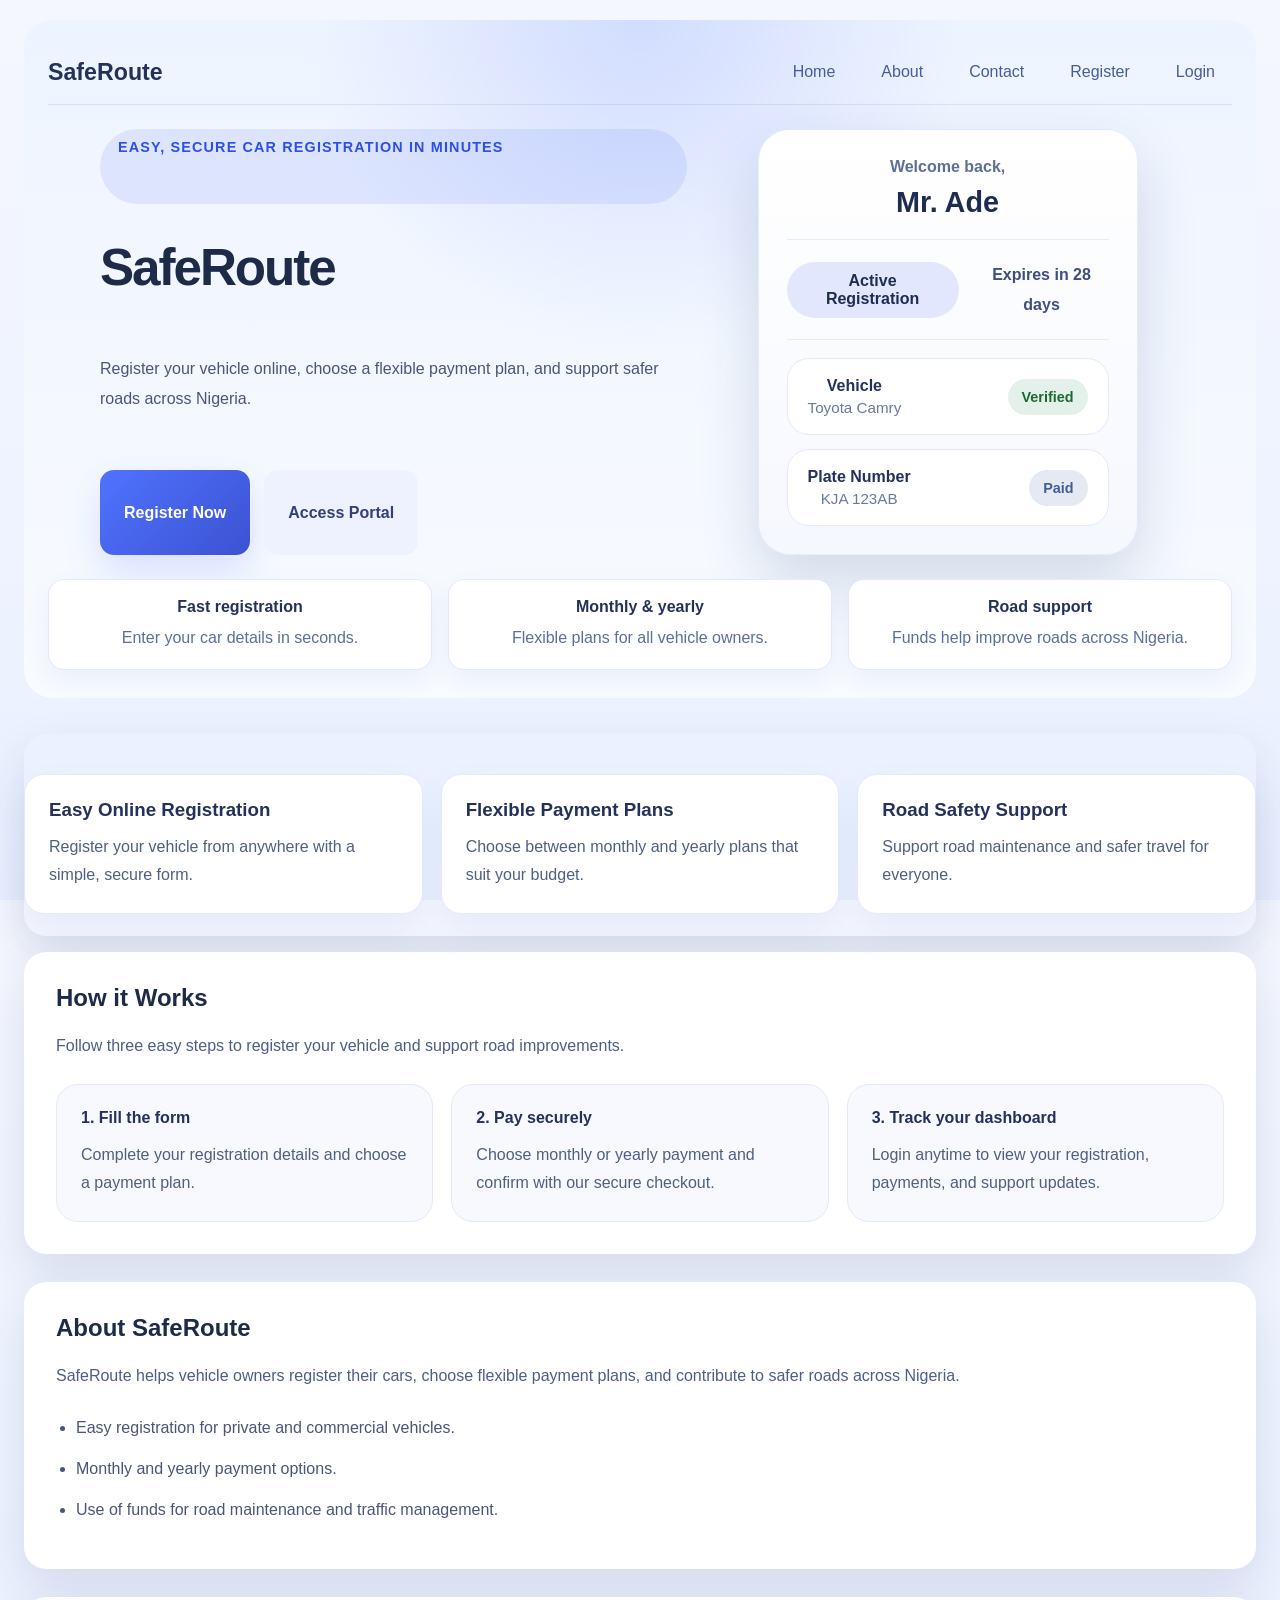
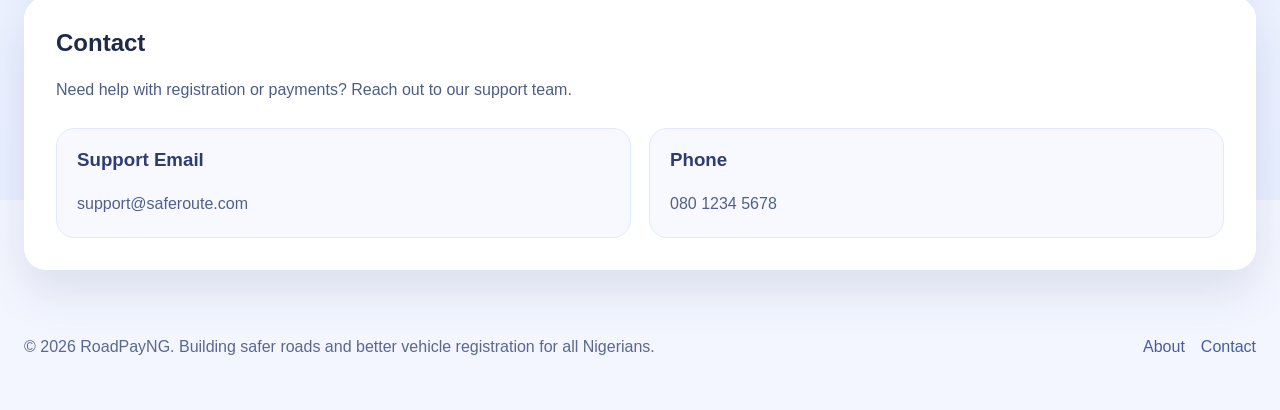
<file: index.html>
<!DOCTYPE html>
<html lang="en">
<head>
  <meta charset="UTF-8" />
  <meta name="viewport" content="width=device-width, initial-scale=1.0" />
  <title>SafeRoute - Car Registration</title>
  <link rel="icon" href="favicon.svg" type="image/svg+xml" />
  <link rel="stylesheet" href="styles.css" />
</head>
<body>
  <div class="container">
    <header id="home">
      <div class="site-header-bar">
        <a href="index.html" class="logo">SafeRoute</a>
        <button class="menu-toggle" id="menu-toggle" aria-label="Toggle navigation">☰</button>
        <nav class="top-nav" id="main-nav">
          <a href="index.html#home" class="nav-link">Home</a>
          <a href="index.html#about-section" class="nav-link">About</a>
          <a href="index.html#contact-section" class="nav-link">Contact</a>
          <a href="register.html" class="nav-link">Register</a>
          <a href="login.html" class="nav-link">Login</a>
        </nav>
      </div>
      <div class="hero-content hero-columns">
        <div class="hero-copy">
          <span class="hero-label">Easy, secure car registration in minutes</span>
          <h1>SafeRoute</h1>
          <p>Register your vehicle online, choose a flexible payment plan, and support safer roads across Nigeria.</p>
          <div class="hero-actions">
            <a href="register.html" class="primary-btn">Register Now</a>
            <a href="login.html" class="secondary-btn">Access Portal</a>
          </div>
        </div>
        <div class="hero-preview">
          <div class="preview-card">
            <div class="preview-top">
              <span>Welcome back,</span>
              <strong>Mr. Ade</strong>
            </div>
            <div class="status-strip">
              <div class="status-pill status-bus">Active Registration</div>
              <p>Expires in 28 days</p>
            </div>
            <div class="preview-list">
              <div class="preview-item">
                <div class="item-label">
                  <strong>Vehicle</strong>
                  <span>Toyota Camry</span>
                </div>
                <span class="item-status on-board">Verified</span>
              </div>
              <div class="preview-item">
                <div class="item-label">
                  <strong>Plate Number</strong>
                  <span>KJA 123AB</span>
                </div>
                <span class="item-status arrived">Paid</span>
              </div>
            </div>
          </div>
        </div>
      </div>
      <div class="hero-chips">
        <div class="hero-chip">
          <strong>Fast registration</strong>
          <span>Enter your car details in seconds.</span>
        </div>
        <div class="hero-chip">
          <strong>Monthly & yearly</strong>
          <span>Flexible plans for all vehicle owners.</span>
        </div>
        <div class="hero-chip">
          <strong>Road support</strong>
          <span>Funds help improve roads across Nigeria.</span>
        </div>
      </div>
    </header>

    <main>
      <section id="features-section" class="features-section">
        <div class="feature-grid">
          <article class="feature-card">
            <h3>Easy Online Registration</h3>
            <p>Register your vehicle from anywhere with a simple, secure form.</p>
          </article>
          <article class="feature-card">
            <h3>Flexible Payment Plans</h3>
            <p>Choose between monthly and yearly plans that suit your budget.</p>
          </article>
          <article class="feature-card">
            <h3>Road Safety Support</h3>
            <p>Support road maintenance and safer travel for everyone.</p>
          </article>
        </div>
      </section>

      <section id="process-section" class="process-section">
        <h2>How it Works</h2>
        <p class="section-intro">Follow three easy steps to register your vehicle and support road improvements.</p>
        <div class="process-grid">
          <article class="process-card">
            <strong>1. Fill the form</strong>
            <p>Complete your registration details and choose a payment plan.</p>
          </article>
          <article class="process-card">
            <strong>2. Pay securely</strong>
            <p>Choose monthly or yearly payment and confirm with our secure checkout.</p>
          </article>
          <article class="process-card">
            <strong>3. Track your dashboard</strong>
            <p>Login anytime to view your registration, payments, and support updates.</p>
          </article>
        </div>
      </section>

      <section id="about-section">
        <h2>About SafeRoute</h2>
        <p class="section-intro">SafeRoute helps vehicle owners register their cars, choose flexible payment plans, and contribute to safer roads across Nigeria.</p>
        <ul class="about-list">
          <li>Easy registration for private and commercial vehicles.</li>
          <li>Monthly and yearly payment options.</li>
          <li>Use of funds for road maintenance and traffic management.</li>
        </ul>
      </section>

      <section id="contact-section">
        <h2>Contact</h2>
        <p class="section-intro">Need help with registration or payments? Reach out to our support team.</p>
        <div class="contact-grid">
          <div class="contact-card">
            <h3>Support Email</h3>
            <p>support@saferoute.com</p>
          </div>
          <div class="contact-card">
            <h3>Phone</h3>
            <p>080 1234 5678</p>
          </div>
        </div>
      </section>

    </main>

    <footer class="site-footer">
      <div class="footer-content">
        <p>© 2026 RoadPayNG. Building safer roads and better vehicle registration for all Nigerians.</p>
        <div class="footer-links">
          <a href="#about-section">About</a>
          <a href="#contact-section">Contact</a>
        </div>
      </div>
    </footer>
  </div>
  <script src="script.js"></script>
</body>
</html>
</file>
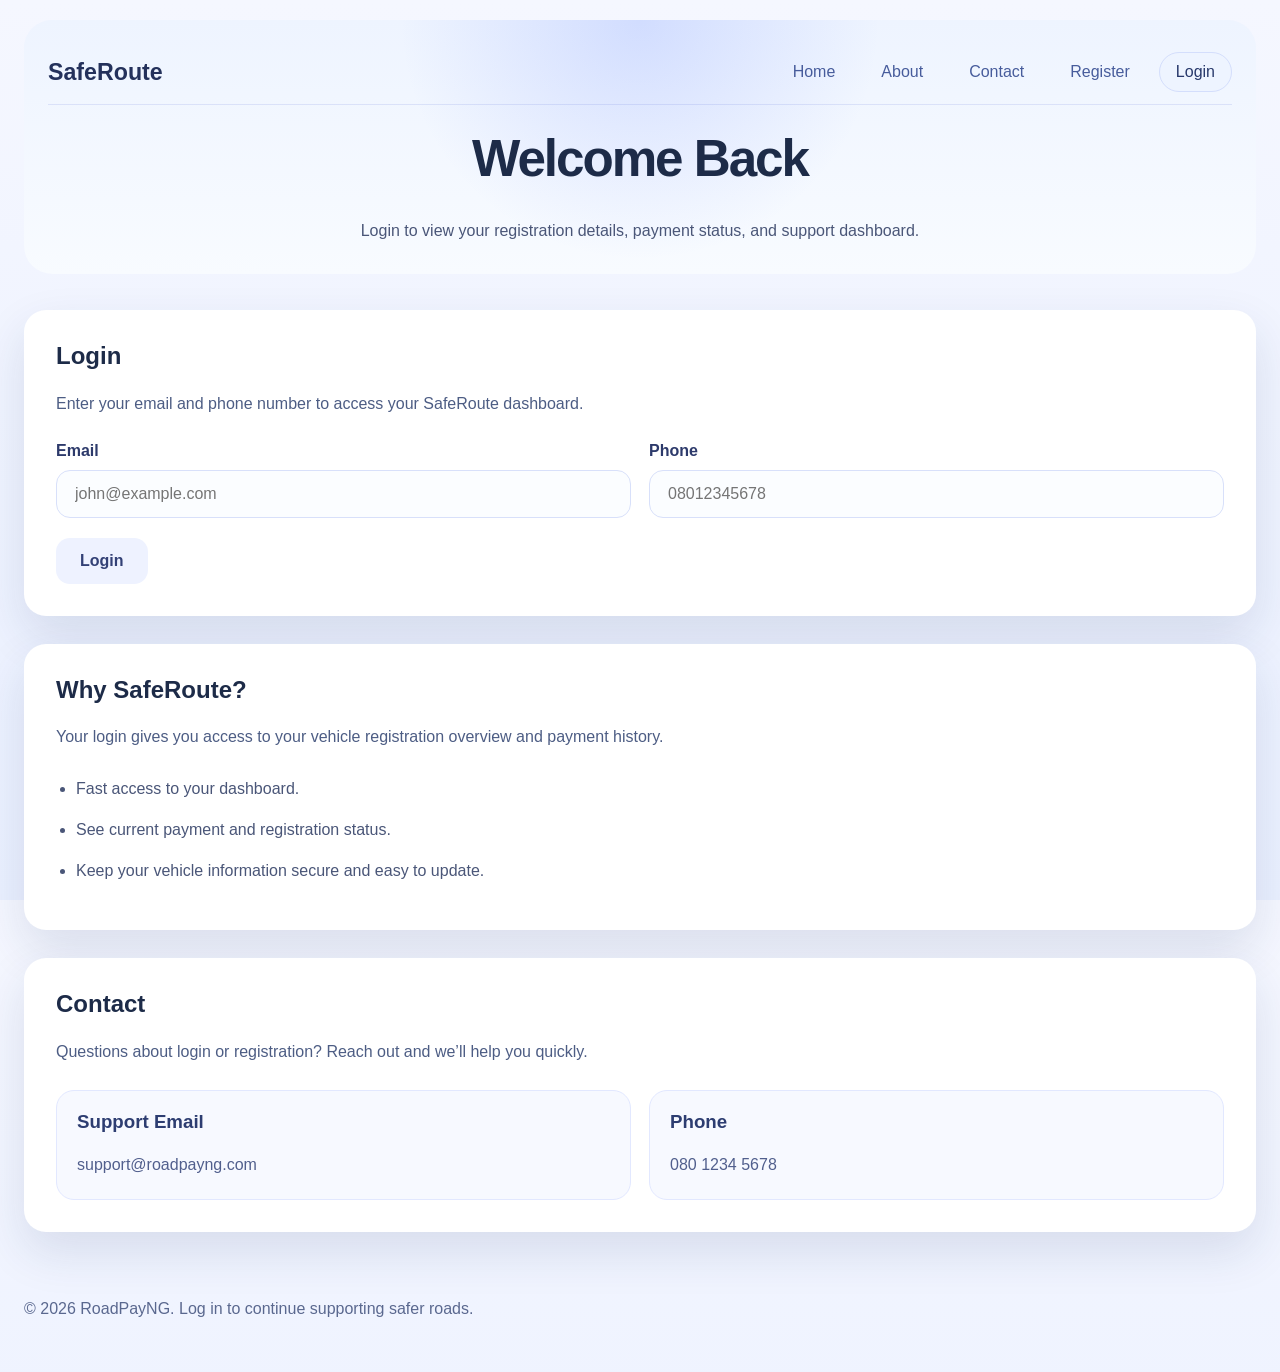
<file: dashboard.html>
<!DOCTYPE html>
<html lang="en">
<head>
  <meta charset="UTF-8" />
  <meta name="viewport" content="width=device-width, initial-scale=1.0" />
  <title>SafeRoute - Dashboard</title>
  <link rel="stylesheet" href="styles.css" />
</head>
<body>
  <div class="container">
    <header id="home">
      <div class="site-header-bar">
        <a href="index.html" class="logo">SafeRoute</a>
        <div class="dashboard-user-label">
          <span>Welcome,</span>
          <strong id="dashboard-user-name">Guest</strong>
        </div>
      </div>
      <div class="hero-content">
        <h1>Your SafeRoute Dashboard</h1>
        <p>Track your vehicle registration, payment plan, and support details in one secure place.</p>
      </div>
    </header>

    <main>
      <section id="dashboard-section">
        <div class="dashboard-shell">
          <aside class="dashboard-sidebar">
            <div class="sidebar-brand">
              <h3>SafeRoute</h3>
              <p>See your registration details, payment status, and road support contributions.</p>
            </div>
            <nav class="sidebar-nav">
              <a href="#overview" class="sidebar-link active" data-section="overview">Overview</a>
              <a href="#profile" class="sidebar-link" data-section="profile">Profile</a>
              <a href="#payments" class="sidebar-link" data-section="payments">Payments</a>
              <a href="#support" class="sidebar-link" data-section="support">Support</a>
            </nav>
            <div class="sidebar-note">
              <strong>Note:</strong> Your payment supports safer roads, repairs, and traffic improvements.
            </div>
          </aside>

          <div class="dashboard-main">
            <!-- OVERVIEW SECTION -->
            <div class="dashboard-section active" id="overview-section" data-section="overview">
              <div class="dashboard-header">
                <div>
                  <h2>Overview</h2>
                  <p>Your payment status at a glance.</p>
                </div>
              </div>

              <div class="payment-status-container" id="payment-status-container">
                <div class="payment-alert alert-warning" id="payment-alert">
                  <h3>⚠️ Payment Status</h3>
                  <p id="payment-message">Loading payment information...</p>
                </div>
              </div>

              <div class="overview-grid">
                <div class="overview-card">
                  <h4>Account Owner</h4>
                  <p id="overview-owner">--</p>
                </div>
                <div class="overview-card">
                  <h4>License Plate</h4>
                  <p id="overview-plate">--</p>
                </div>
                <div class="overview-card">
                  <h4>Payment Status</h4>
                  <p id="overview-status">--</p>
                </div>
                <div class="overview-card">
                  <h4>Days Until Expiry</h4>
                  <p id="overview-days">--</p>
                </div>
              </div>
            </div>

            <!-- PROFILE SECTION -->
            <div class="dashboard-section" id="profile-section" data-section="profile">
              <div class="dashboard-header">
                <div>
                  <h2>Profile</h2>
                  <p>Your account and vehicle information.</p>
                </div>
              </div>

              <div class="profile-card">
                <div class="profile-row">
                  <span class="profile-label">Full Name:</span>
                  <span class="profile-value" id="profile-name">--</span>
                </div>
                <div class="profile-row">
                  <span class="profile-label">Email:</span>
                  <span class="profile-value" id="profile-email">--</span>
                </div>
                <div class="profile-row">
                  <span class="profile-label">Phone:</span>
                  <span class="profile-value" id="profile-phone">--</span>
                </div>
                <div class="profile-row">
                  <span class="profile-label">Vehicle Model:</span>
                  <span class="profile-value" id="profile-car">--</span>
                </div>
                <div class="profile-row">
                  <span class="profile-label">License Plate:</span>
                  <span class="profile-value" id="profile-plate-num">--</span>
                </div>
                <div class="profile-row">
                  <span class="profile-label">Registration Date:</span>
                  <span class="profile-value" id="profile-reg-date">--</span>
                </div>
              </div>
            </div>

            <!-- PAYMENTS SECTION -->
            <div class="dashboard-section" id="payments-section" data-section="payments">
              <div class="dashboard-header">
                <div>
                  <h2>Payments</h2>
                  <p>Manage your payments and renewals.</p>
                </div>
              </div>

              <div class="payment-details-card">
                <h3>Payment Details</h3>
                <div class="payment-info-row">
                  <span class="payment-label">Plan Type:</span>
                  <span class="payment-value" id="payments-plan">--</span>
                </div>
                <div class="payment-info-row">
                  <span class="payment-label">Amount Paid:</span>
                  <span class="payment-value" id="payments-amount">--</span>
                </div>
                <div class="payment-info-row">
                  <span class="payment-label">Last Payment Date:</span>
                  <span class="payment-value" id="payments-date">--</span>
                </div>
                <div class="payment-info-row">
                  <span class="payment-label">Expiration Date:</span>ading
                  <span class="payment-value" id="payments-expiry">--</span>
                </div>
                <div class="payment-info-row">
                  <span class="payment-label">Days Until Expiry:</span>
                  <span class="payment-value" id="payments-days">--</span>
                </div>
              </div>

              <div class="payment-methods-section">
                <h3>Where to Pay</h3>
                <div class="payment-methods-grid">
                  <div class="payment-method">
                    <h4>Bank Transfer</h4>
                    <p>Account Name: SafeRoute</p>
                    <p>Account Number: 1234567890</p>
                    <p>Bank: Central Bank</p>
                  </div>
                  <div class="payment-method">
                    <h4>Online Payment</h4>
                    <button class="primary-btn" id="online-pay-btn">Pay Online</button>
                  </div>
                  <div class="payment-method">
                    <h4>Mobile Payment</h4>
                    <p>USSD: *123#</p>
                    <p>or via mobile app</p>
                  </div>
                </div>
              </div>
            </div>

            <!-- SUPPORT SECTION -->
            <div class="dashboard-section" id="support-section" data-section="support">
              <div class="dashboard-header">
                <div>
                  <h2>Support & Contact</h2>
                  <p>Need help? Get in touch with us.</p>
                </div>
              </div>

              <p>Need help with your payment or have questions? Get in touch with us:</p>
              <div class="support-methods">
                <div class="support-item">
                  <span class="support-icon">📞</span>
                  <div class="support-info">
                    <h4>Phone</h4>
                    <p><strong>+234 (0) 700 000 0000</strong></p>
                  </div>
                </div>
                <div class="support-item">
                  <span class="support-icon">✉️</span>
                  <div class="support-info">
                    <h4>Email</h4>
                    <p><strong><a href="mailto:support@saferoute.com">support@saferoute.com</a></strong></p>
                  </div>
                </div>
              </div>
              <p class="support-hours">We're available Monday - Friday, 9:00 AM - 5:00 PM (WAT)</p>
            </div>

            <div class="dashboard-actions">
              <button id="logout-btn" class="secondary-btn">Logout</button>
            </div>
          </div>
        </div>
      </section>
    </main>

    <footer class="site-footer">
      <div class="footer-content">
        <p>© 2026 SafeRoute. Your dashboard keeps your registration details safe.</p>
      </div>
    </footer>
  </div>
  <script src="script.js"></script>
</body>
</html>
</file>
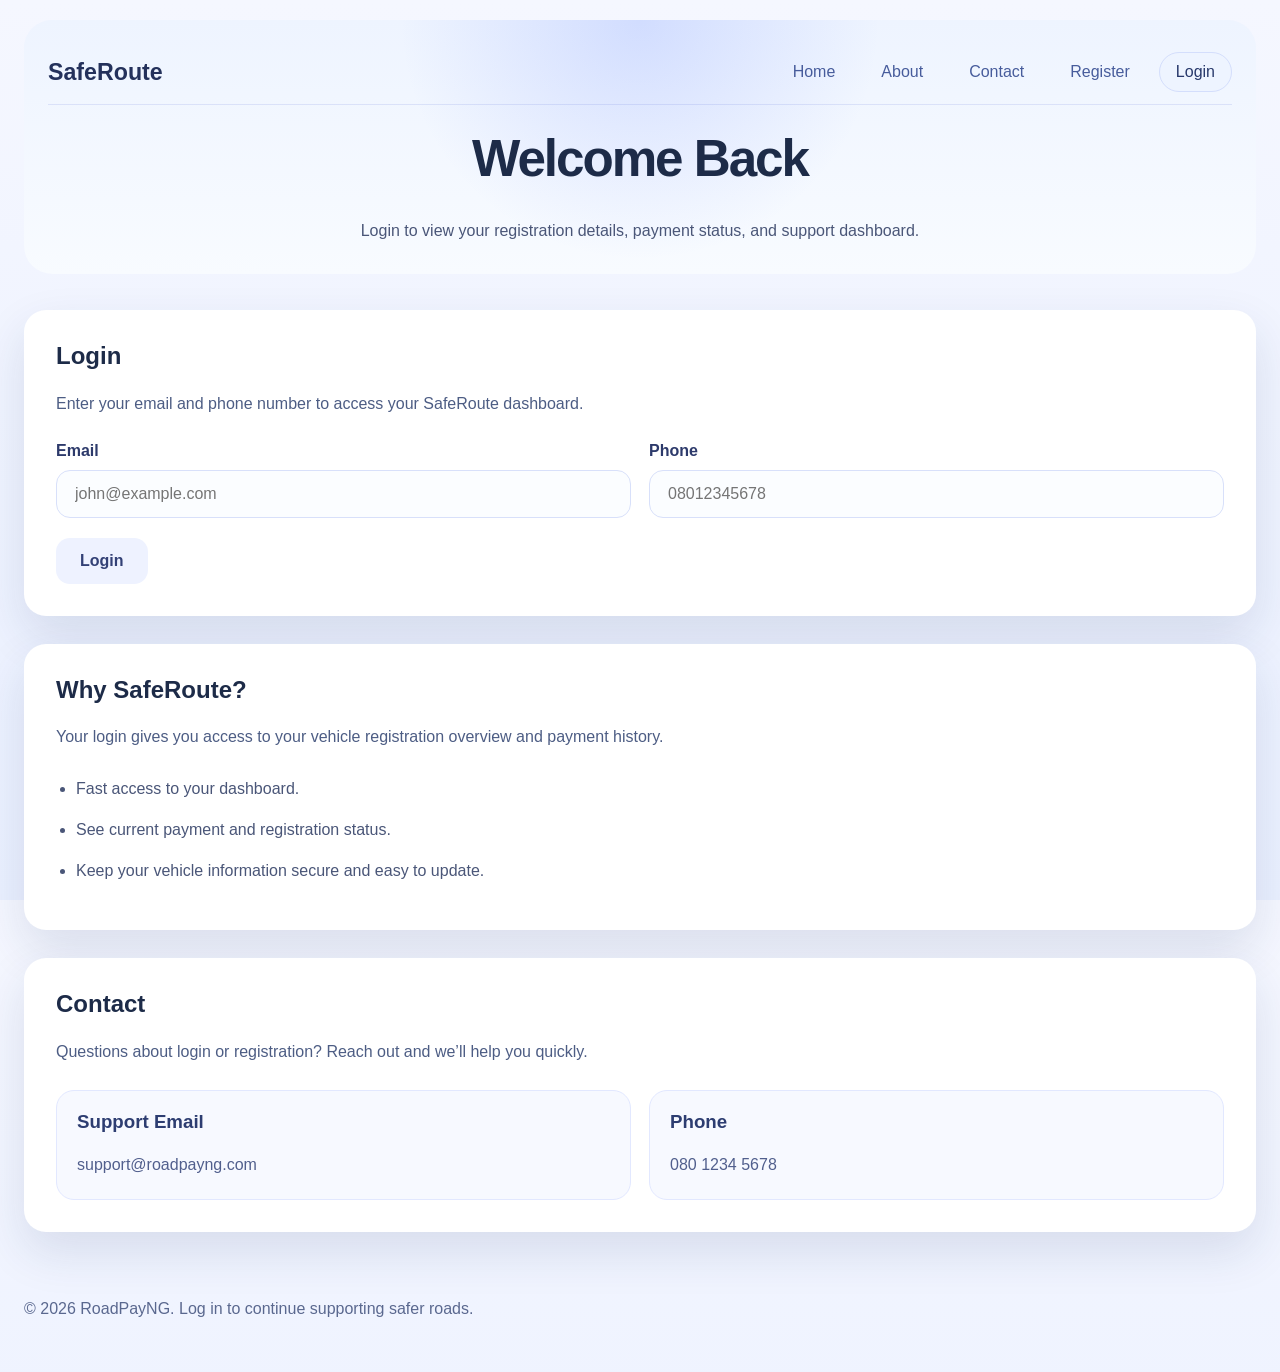
<file: login.html>
<!DOCTYPE html>
<html lang="en">
<head>
  <meta charset="UTF-8" />
  <meta name="viewport" content="width=device-width, initial-scale=1.0" />
  <title>SafeRoute - Login</title>
  <link rel="stylesheet" href="styles.css" />
</head>
<body>
  <div class="container">
    <header id="home">
      <div class="site-header-bar">
        <a href="index.html" class="logo">SafeRoute</a>
        <button class="menu-toggle" id="menu-toggle" aria-label="Toggle navigation">☰</button>
        <nav class="top-nav" id="main-nav">
          <a href="index.html#home" class="nav-link">Home</a>
          <a href="index.html#about-section" class="nav-link">About</a>
          <a href="index.html#contact-section" class="nav-link">Contact</a>
          <a href="register.html" class="nav-link">Register</a>
          <a href="login.html" class="nav-link active">Login</a>
        </nav>
      </div>
      <div class="hero-content">
        <h1>Welcome Back</h1>
        <p>Login to view your registration details, payment status, and support dashboard.</p>
      </div>
    </header>

    <main>
      <section id="login-section">
        <h2>Login</h2>
        <p class="section-intro">Enter your email and phone number to access your SafeRoute dashboard.</p>
        <form id="login-form">
          <div class="form-grid">
            <div class="field-row">
              <label for="login-email">Email</label>
              <input type="email" id="login-email" required placeholder="john@example.com" />
            </div>
            <div class="field-row">
              <label for="login-phone">Phone</label>
              <input type="tel" id="login-phone" required placeholder="08012345678" />
            </div>
          </div>
          <div class="form-footer">
            <button type="submit" class="secondary-btn">Login</button>
          </div>
        </form>
      </section>

      <section id="about-section">
        <h2>Why SafeRoute?</h2>
        <p class="section-intro">Your login gives you access to your vehicle registration overview and payment history.</p>
        <ul class="about-list">
          <li>Fast access to your dashboard.</li>
          <li>See current payment and registration status.</li>
          <li>Keep your vehicle information secure and easy to update.</li>
        </ul>
      </section>

      <section id="contact-section">
        <h2>Contact</h2>
        <p class="section-intro">Questions about login or registration? Reach out and we’ll help you quickly.</p>
        <div class="contact-grid">
          <div class="contact-card">
            <h3>Support Email</h3>
            <p>support@roadpayng.com</p>
          </div>
          <div class="contact-card">
            <h3>Phone</h3>
            <p>080 1234 5678</p>
          </div>
        </div>
      </section>
    </main>

    <footer class="site-footer">
      <div class="footer-content">
        <p>© 2026 RoadPayNG. Log in to continue supporting safer roads.</p>
      </div>
    </footer>
  </div>
  <script src="script.js"></script>
</body>
</html>
</file>
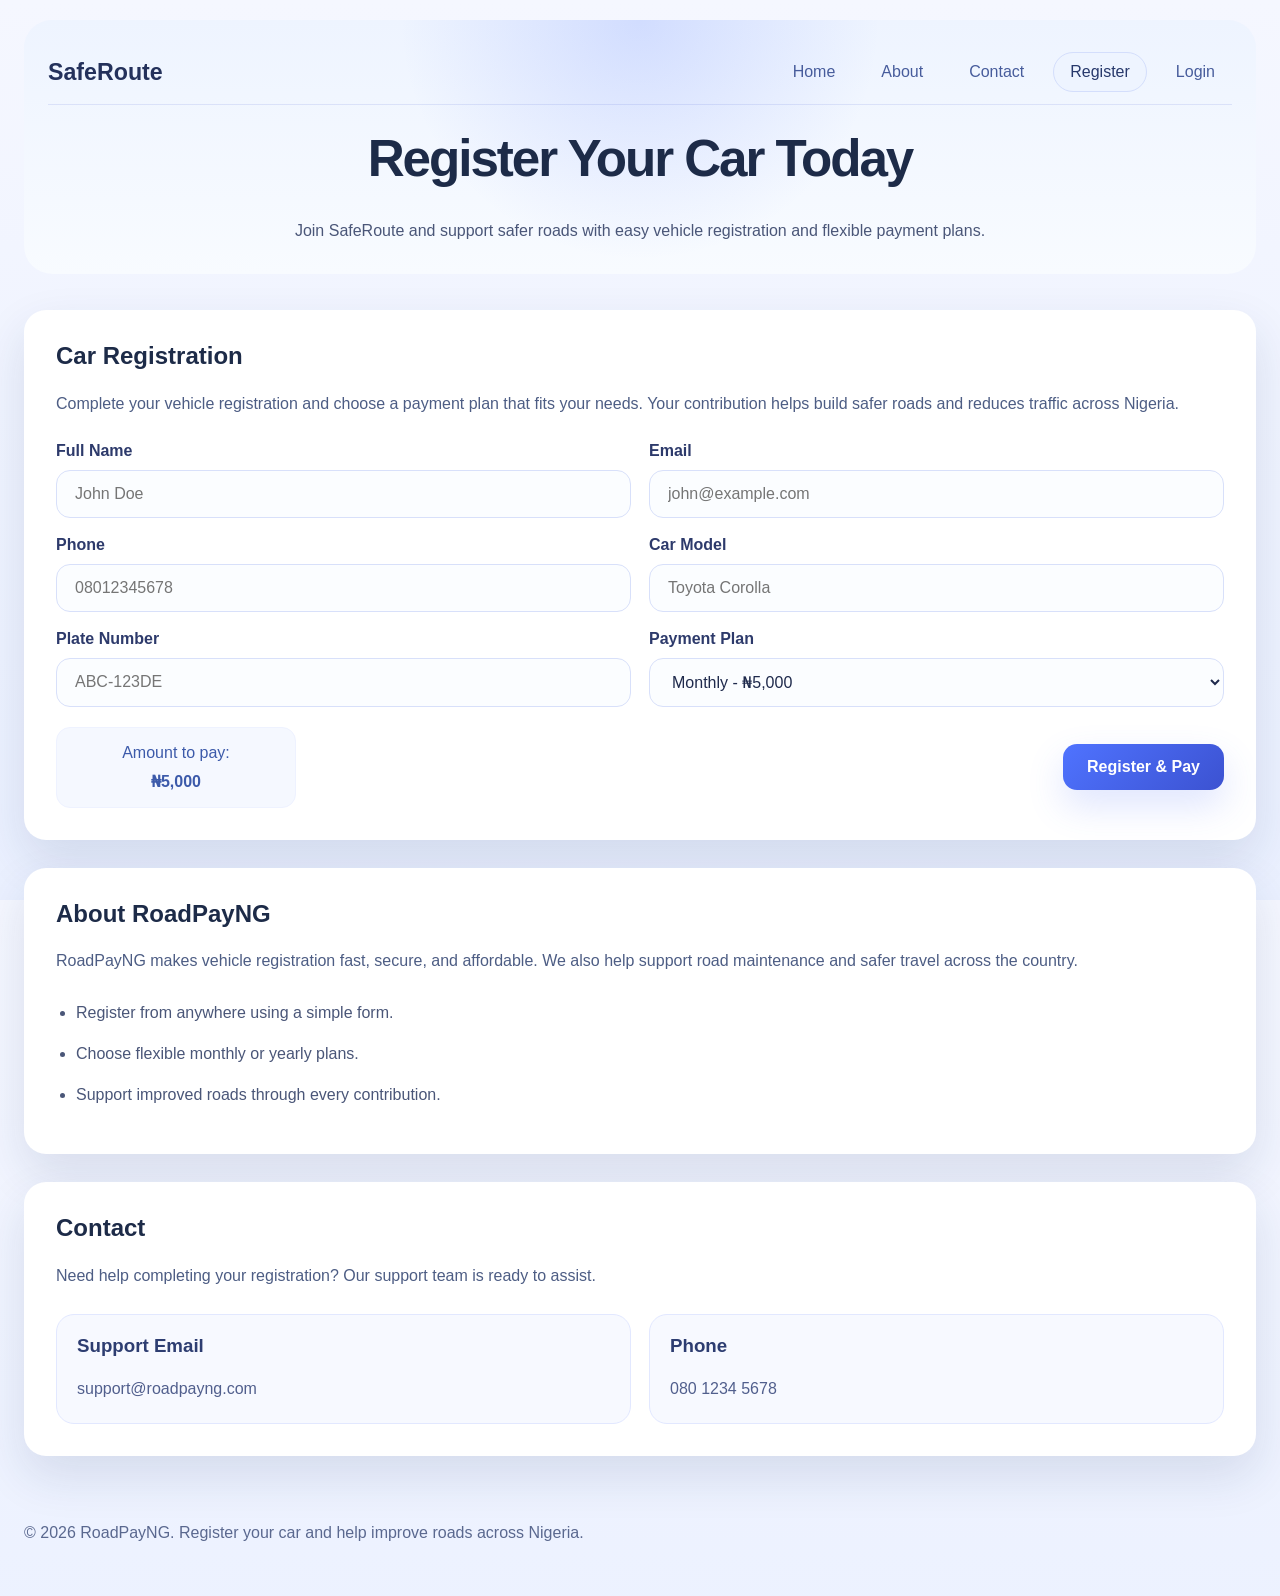
<file: register.html>
<!DOCTYPE html>
<html lang="en">
<head>
  <meta charset="UTF-8" />
  <meta name="viewport" content="width=device-width, initial-scale=1.0" />
  <title>SafeRoute - Register</title>
  <link rel="stylesheet" href="styles.css" />
</head>
<body>
  <div class="container">
    <header id="home">
      <div class="site-header-bar">
        <a href="index.html" class="logo">SafeRoute</a>
        <button class="menu-toggle" id="menu-toggle" aria-label="Toggle navigation">☰</button>
        <nav class="top-nav" id="main-nav">
          <a href="index.html#home" class="nav-link">Home</a>
          <a href="index.html#about-section" class="nav-link">About</a>
          <a href="index.html#contact-section" class="nav-link">Contact</a>
          <a href="register.html" class="nav-link active">Register</a>
          <a href="login.html" class="nav-link">Login</a>
        </nav>
      </div>
      <div class="hero-content">
        <h1>Register Your Car Today</h1>
        <p>Join SafeRoute and support safer roads with easy vehicle registration and flexible payment plans.</p>
      </div>
    </header>

    <main>
      <section id="register-section">
        <h2>Car Registration</h2>
        <p class="section-intro">Complete your vehicle registration and choose a payment plan that fits your needs. Your contribution helps build safer roads and reduces traffic across Nigeria.</p>
        <form id="registration-form">
          <div class="form-grid">
            <div class="field-row">
              <label for="name">Full Name</label>
              <input type="text" id="name" required placeholder="John Doe" />
            </div>
            <div class="field-row">
              <label for="email">Email</label>
              <input type="email" id="email" required placeholder="john@example.com" />
            </div>
            <div class="field-row">
              <label for="phone">Phone</label>
              <input type="tel" id="phone" required placeholder="08012345678" />
            </div>
            <div class="field-row">
              <label for="car-model">Car Model</label>
              <input type="text" id="car-model" required placeholder="Toyota Corolla" />
            </div>
            <div class="field-row">
              <label for="plate-number">Plate Number</label>
              <input type="text" id="plate-number" required placeholder="ABC-123DE" />
            </div>
            <div class="field-row">
              <label for="registration-type">Payment Plan</label>
              <select id="registration-type">
                <option value="monthly">Monthly - ₦5,000</option>
                <option value="yearly">Yearly - ₦50,000</option>
              </select>
            </div>
          </div>
          <div class="form-footer">
            <div class="field-row amount-row">
              <span>Amount to pay:</span>
              <strong id="amount-display">₦5,000</strong>
            </div>
            <button type="submit" class="primary-btn">Register &amp; Pay</button>
          </div>
        </form>
      </section>

      <section id="about-section">
        <h2>About RoadPayNG</h2>
        <p class="section-intro">RoadPayNG makes vehicle registration fast, secure, and affordable. We also help support road maintenance and safer travel across the country.</p>
        <ul class="about-list">
          <li>Register from anywhere using a simple form.</li>
          <li>Choose flexible monthly or yearly plans.</li>
          <li>Support improved roads through every contribution.</li>
        </ul>
      </section>

      <section id="contact-section">
        <h2>Contact</h2>
        <p class="section-intro">Need help completing your registration? Our support team is ready to assist.</p>
        <div class="contact-grid">
          <div class="contact-card">
            <h3>Support Email</h3>
            <p>support@roadpayng.com</p>
          </div>
          <div class="contact-card">
            <h3>Phone</h3>
            <p>080 1234 5678</p>
          </div>
        </div>
      </section>
    </main>

    <footer class="site-footer">
      <div class="footer-content">
        <p>© 2026 RoadPayNG. Register your car and help improve roads across Nigeria.</p>
      </div>
    </footer>
  </div>
  <script src="script.js"></script>
</body>
</html>
</file>
<file: styles.css>
* {
  box-sizing: border-box;
}
html,
body {
  height: 100%;
  margin: 0;
}
body {
  font-family: "Segoe UI", Tahoma, Geneva, Verdana, sans-serif;
  background: linear-gradient(180deg, #f5f7ff 0%, #eaf0ff 100%);
  color: #1d2b48;
}
.container {
  max-width: 100%;
  width: 100%;
  margin: 0;
  padding: 20px 24px;
}
header {
  text-align: center;
  margin-bottom: 36px;
  display: grid;
  gap: 24px;
  padding: 32px 24px 28px;
  background: radial-gradient(circle at top center, rgba(79, 115, 255, 0.18), transparent 36%), linear-gradient(180deg, #eef4ff 0%, #f8fbff 100%);
  border-radius: 28px;
}
.site-header-bar {
  display: flex;
  flex-wrap: wrap;
  justify-content: space-between;
  align-items: center;
  gap: 16px;
  width: 100%;
  padding-bottom: 12px;
  border-bottom: 1px solid rgba(77, 101, 211, 0.14);
  position: relative;
  z-index: 2;
}
.logo {
  font-size: 1.45rem;
  font-weight: 800;
  color: #24315b;
  text-decoration: none;
}
.top-nav {
  display: flex;
  flex-wrap: wrap;
  justify-content: flex-end;
  gap: 12px;
  pointer-events: auto;
}
.menu-toggle {
  display: none;
  border: none;
  background: #eef4ff;
  color: #24315b;
  width: 44px;
  height: 44px;
  border-radius: 14px;
  cursor: pointer;
  font-size: 1.25rem;
}
.nav-link {
  color: #475c9c;
  text-decoration: none;
  padding: 10px 16px;
  border-radius: 999px;
  border: 1px solid transparent;
  transition: all 0.2s ease;
  cursor: pointer;
  display: inline-flex;
  align-items: center;
  justify-content: center;
  pointer-events: auto;
}
.nav-link:hover,
.nav-link.active {
  background: #eef4ff;
  border-color: #d4defc;
  color: #27386b;
}

.hero-content {
  display: grid;
  gap: 28px;
  align-items: center;
  justify-content: center;
  max-width: 1080px;
  margin: 0 auto;
}
.hero-columns {
  grid-template-columns: 1.2fr 0.95fr;
  align-items: stretch;
}
.hero-copy {
  display: grid;
  gap: 18px;
  text-align: left;
}
.hero-copy p {
  max-width: 620px;
}
.hero-preview {
  display: flex;
  justify-content: center;
}
.preview-card {
  width: min(100%, 420px);
  width: min(100%, 380px);
  padding: 28px;
  border-radius: 32px;
  background: linear-gradient(180deg, #ffffff 0%, #f6f8ff 100%);
  box-shadow: 0 26px 60px rgba(25, 50, 115, 0.16);
  border: 1px solid rgba(79, 110, 247, 0.12);
}
.preview-top {
  display: grid;
  gap: 10px;
  padding-bottom: 20px;
  border-bottom: 1px solid rgba(79, 110, 247, 0.12);
}
.preview-top span {
  color: #5c6f99;
  font-weight: 600;
}
.preview-top strong {
  display: block;
  font-size: 1.8rem;
  color: #1f2c52;
}
.status-strip {
  display: flex;
  align-items: center;
  justify-content: space-between;
  gap: 16px;
  padding: 20px 0;
  border-bottom: 1px solid rgba(79, 110, 247, 0.12);
}
.status-strip p {
  margin: 0;
  color: #3d4f7f;
  font-weight: 600;
}
.status-pill.status-bus {
  padding: 10px 16px;
  border-radius: 999px;
  background: rgba(79, 110, 247, 0.15);
  color: #1f2c52;
  font-weight: 700;
}
.preview-list {
  display: grid;
  gap: 14px;
  padding-top: 18px;
}
.preview-item {
  display: flex;
  align-items: center;
  justify-content: space-between;
  gap: 16px;
  padding: 18px 20px;
  border-radius: 22px;
  background: #ffffff;
  border: 1px solid #e4e8ff;
}
.item-label {
  display: grid;
  gap: 4px;
}
.item-label strong {
  color: #24315b;
}
.item-label span {
  color: #6b7a9c;
  font-size: 0.95rem;
}
.item-status {
  padding: 10px 14px;
  border-radius: 999px;
  font-size: 0.9rem;
  font-weight: 700;
}
.item-status.on-board {
  color: #1b6b2f;
  background: rgba(33, 143, 85, 0.12);
}
.item-status.arrived {
  color: #425d96;
  background: rgba(47, 73, 145, 0.12);
}
.dashboard-user-label {
  display: flex;
  flex-wrap: wrap;
  align-items: center;
  gap: 10px;
  padding: 10px 18px;
  border-radius: 999px;
  background: rgba(79, 110, 247, 0.12);
  color: #24315b;
  font-weight: 600;
}
.dashboard-user-label strong {
  font-size: 1rem;
  color: #1f2c52;
}
header h1 {
  margin: 0;
  font-size: clamp(2.4rem, 4vw, 3.8rem);
  letter-spacing: -0.04em;
}
header p {
  margin: 0 auto;
  max-width: 720px;
  color: #4a5678;
  line-height: 1.85;
}
.hero-actions {
  display: flex;
  flex-wrap: wrap;
  justify-content: flex-start;
  gap: 14px;
}
.hero-chips {
  display: grid;
  grid-template-columns: repeat(auto-fit, minmax(220px, 1fr));
  gap: 16px;
  width: 100%;
}
.hero-chip {
  background: #ffffff;
  border: 1px solid rgba(77, 101, 211, 0.14);
  border-radius: 16px;
  padding: 18px 20px;
  box-shadow: 0 10px 24px rgba(82, 104, 195, 0.08);
}
.hero-chip strong {
  display: block;
  margin-bottom: 8px;
  color: #24315b;
}
.hero-chip span {
  color: #5c6f99;
  line-height: 1.7;
}
.hero-label {
  display: inline-block;
  padding: 10px 18px;
  border-radius: 999px;
  background: rgba(79, 110, 247, 0.12);
  color: #2f4ee8;
  font-weight: 700;
  margin-bottom: 16px;
  text-transform: uppercase;
  letter-spacing: 0.08em;
  font-size: 0.90rem;
}
.process-grid {
  display: grid;
  gap: 18px;
  grid-template-columns: repeat(3, minmax(0, 1fr));
}
.process-card {
  padding: 24px;
  border-radius: 22px;
  background: #f7f9ff;
  border: 1px solid #e3e8ff;
}
.process-card strong {
  display: block;
  margin-bottom: 14px;
  font-size: 1rem;
  color: #24315b;
}
.process-card p {
  margin: 0;
  color: #4f607f;
  line-height: 1.75;
}
section {
  background: #ffffff;
  border-radius: 22px;
  padding: 32px;
  box-shadow: 0 20px 48px rgba(25, 52, 100, 0.12);
  margin-bottom: 28px;
}
section h2 {
  margin-top: 0;
}
.section-intro {
  margin: 12px 0 24px;
  color: #4d5d84;
  line-height: 1.75;
}
.about-list {
  margin: 0;
  padding-left: 20px;
  color: #4a5678;
  line-height: 1.8;
}
.features-section {
  padding: 40px 0 22px;
  background: transparent;
  margin-bottom: 16px;
}
.section-header {
  text-align: center;
  max-width: 780px;
  margin: 0 auto 32px;
}
.section-header h2 {
  margin: 0;
  font-size: clamp(2rem, 3vw, 2.8rem);
}
.feature-card-icon {
  width: 58px;
  height: 58px;
  display: grid;
  place-items: center;
  border-radius: 18px;
  font-size: 1.5rem;
  margin-bottom: 18px;
}
.tracking-icon {
  background: rgba(79, 115, 255, 0.12);
}
.safety-icon {
  background: rgba(36, 185, 111, 0.14);
}
.route-icon {
  background: rgba(134, 103, 255, 0.14);
}
.feature-grid {
  display: grid;
  gap: 18px;
  grid-template-columns: repeat(3, minmax(0, 1fr));
}
.feature-card {
  padding: 24px;
  border-radius: 20px;
  background: #ffffff;
  border: 1px solid #e4e9ff;
  box-shadow: 0 18px 36px rgba(81, 103, 183, 0.08);
}
.feature-card h3 {
  margin-top: 0;
  margin-bottom: 12px;
  color: #24315b;
}
.feature-card p {
  margin: 0;
  color: #4f607f;
  line-height: 1.75;
}
.site-footer {
  padding: 24px 0 18px;
}
.footer-content {
  display: flex;
  flex-wrap: wrap;
  justify-content: space-between;
  align-items: center;
  gap: 16px;
  color: #5a688f;
}
.footer-links {
  display: flex;
  flex-wrap: wrap;
  gap: 16px;
}
.footer-links a {
  color: #475c9c;
  text-decoration: none;
  transition: color 0.2s ease;
}
.footer-links a:hover {
  color: #2d3d71;
}
.about-list li {
  margin-bottom: 12px;
}
.contact-grid {
  display: grid;
  gap: 18px;
  grid-template-columns: repeat(2, minmax(0, 1fr));
}
.contact-card {
  padding: 20px;
  border-radius: 18px;
  background: #f7f9ff;
  border: 1px solid #e2e8ff;
}
.contact-card h3 {
  margin-top: 0;
  color: #2d3d71;
}
.contact-card p {
  margin: 0;
  color: #515f8d;
  line-height: 1.7;
}
.hidden {
  display: none !important;
}
.primary-btn,
.secondary-btn,
.danger-btn {
  display: inline-flex;
  align-items: center;
  justify-content: center;
  gap: 8px;
  border: none;
  border-radius: 999px;
  font-weight: 700;
  cursor: pointer;
  transition: transform 0.15s ease, box-shadow 0.2s ease, background 0.2s ease;
  text-decoration: none;
}
.primary-btn {
  background: #4f6ef7;
  color: #ffffff;
  padding: 14px 26px;
  box-shadow: 0 16px 36px rgba(79, 110, 247, 0.18);
}
.secondary-btn {
  background: #eef4ff;
  color: #3c5aaa;
  padding: 12px 22px;
}
.danger-btn {
  background: #ff5f5f;
  color: #ffffff;
  padding: 12px 22px;
}
.primary-btn:hover,
.secondary-btn:hover,
.danger-btn:hover {
  transform: translateY(-1px);
}
input,
select,
textarea {
  width: 100%;
  padding: 14px 16px;
  border-radius: 16px;
  border: 1px solid #d9e2ff;
  background: #f7f9ff;
  color: #1f2c52;
  font-size: 1rem;
}
input:focus,
select:focus,
textarea:focus {
  outline: none;
  border-color: #4f6ef7;
  box-shadow: 0 0 0 4px rgba(79, 110, 247, 0.12);
}
.form-grid {
  display: grid;
  gap: 18px;
  grid-template-columns: repeat(auto-fit, minmax(240px, 1fr));
}
.field-row {
  display: flex;
  flex-direction: column;
  gap: 10px;
}
.form-footer {
  display: flex;
  flex-wrap: wrap;
  align-items: center;
  justify-content: space-between;
  gap: 16px;
  margin-top: 20px;
}
.amount-row {
  color: #3c5aaa;
}
.dashboard-shell {
  display: grid;
  gap: 24px;
  grid-template-columns: 1fr;
}
.dashboard-sidebar {
  padding: 28px;
  border-radius: 22px;
  background: #f7f9ff;
  border: 1px solid #e2e4ff;
}
.sidebar-nav {
  display: grid;
  gap: 12px;
  margin-top: 24px;
}
.sidebar-link {
  display: block;
  padding: 12px 14px;
  color: #3c5aaa;
  text-decoration: none;
  border-radius: 14px;
  border: 1px solid transparent;
}
.sidebar-link.active,
.sidebar-link:hover {
  background: #eef4ff;
  border-color: #d5dffd;
}
.dashboard-main {
  padding: 24px;
  border-radius: 26px;
  background: #ffffff;
  border: 1px solid #e4e9ff;
}
.dashboard-header {
  display: flex;
  align-items: flex-start;
  justify-content: space-between;
  gap: 16px;
  flex-wrap: wrap;
}
.dashboard-status-box {
  padding: 8px 16px;
  background: #eff5ff;
  border-radius: 999px;
}
.status-badge {
  color: #2d4bf1;
  font-weight: 700;
}
.summary-grid {
  display: grid;
  gap: 18px;
  grid-template-columns: repeat(auto-fit, minmax(200px, 1fr));
  margin-top: 24px;
}
.summary-card,
.dashboard-card {
  padding: 22px;
  border-radius: 22px;
  background: #f8fbff;
  border: 1px solid #e3e9ff;
}
.dashboard-card {
  margin-top: 24px;
}
.card-row {
  display: flex;
  justify-content: space-between;
  gap: 12px;
  margin-bottom: 14px;
  color: #3c4f7d;
}
.stats-grid {
  display: grid;
  gap: 18px;
  grid-template-columns: repeat(auto-fit, minmax(240px, 1fr));
  margin-top: 24px;
}
.stat-card {
  padding: 22px;
  border-radius: 22px;
  background: #ffffff;
  border: 1px solid #e2e7ff;
}
.dashboard-actions {
  display: flex;
  flex-wrap: wrap;
  gap: 12px;
  margin-top: 24px;
}
@media (max-width: 900px) {
  .feature-grid,
  .contact-grid,
  .process-grid,
  .hero-chips,
  .summary-grid,
  .stats-grid {
    grid-template-columns: 1fr;
  }
  .site-header-bar {
    flex-direction: column;
    align-items: stretch;
    position: relative;
  }
  .menu-toggle {
    display: inline-flex;
    margin-left: auto;
  }
  .top-nav {
    display: none;
    flex-direction: column;
    gap: 12px;
    background: #ffffff;
    padding: 16px 18px;
    border-radius: 18px;
    box-shadow: 0 20px 36px rgba(25, 52, 100, 0.12);
    position: absolute;
    left: 0;
    right: 0;
    top: 100%;
    z-index: 10;
  }
  .top-nav.open {
    display: flex;
  }
  .nav-link {
    flex: 1 1 100%;
    min-width: 0;
    text-align: center;
  }
  .hero-content {
    text-align: left;
    align-items: stretch;
    max-width: unset;
  }
  .hero-columns {
    grid-template-columns: 1fr;
  }
  .hero-actions {
    justify-content: flex-start;
  }
  .dashboard-main {
    padding: 18px;
  }
}
@media (max-width: 640px) {
  header,
  section {
    padding: 20px;
  }
  .container {
    padding: 18px;
  }
  .hero-content {
    align-items: flex-start;
  }
  .site-header-bar {
    padding-bottom: 16px;
  }
  .hero-label {
    font-size: 0.82rem;
  }
  .hero-chip,
  .feature-card,
  .process-card,
  .contact-card {
    padding: 18px;
  }
}

.form-grid {
  display: grid;
  gap: 18px;
  grid-template-columns: 1fr;
}
.field-row {
  display: grid;
  gap: 10px;
  margin-bottom: 0;
}
label {
  font-weight: 700;
  color: #2d3a6b;
}
input,
select {
  width: 100%;
  padding: 14px 18px;
  border: 1px solid #d8e0fa;
  border-radius: 14px;
  font-size: 1rem;
  color: #1f2a4c;
  background: #fbfdff;
}
.form-footer {
  display: flex;
  flex-wrap: wrap;
  gap: 16px;
  align-items: center;
  justify-content: space-between;
  margin-top: 20px;
}
.amount-row {
  align-items: center;
  display: flex;
  justify-content: space-between;
  padding: 16px;
  border: 1px solid #eef2ff;
  border-radius: 14px;
  background: #f5f8ff;
  min-width: 240px;
}
input:focus,
select:focus {
  outline: none;
  border-color: #5e7afe;
  box-shadow: 0 0 0 4px rgba(92, 124, 247, 0.14);
}
.amount-row {
  align-items: center;
  display: flex;
  justify-content: space-between;
  padding: 16px;
  border: 1px solid #eef2ff;
  border-radius: 14px;
  background: #f5f8ff;
}
.primary-btn,
.secondary-btn,
.danger-btn {
  display: inline-flex;
  align-items: center;
  justify-content: center;
  border: none;
  border-radius: 14px;
  padding: 14px 24px;
  font-size: 1rem;
  cursor: pointer;
  transition: transform 0.2s ease, box-shadow 0.2s ease, background 0.2s ease;
}
.primary-btn {
  background: linear-gradient(135deg, #4f73ff, #3c52d1);
  color: #fff;
}
.secondary-btn {
  background: #eef2ff;
  color: #334176;
}
.danger-btn {
  background: #ffe7e8;
  color: #ad1c2a;
}
.primary-btn:hover,
.secondary-btn:hover,
.danger-btn:hover {
  transform: translateY(-1px);
  box-shadow: 0 14px 28px rgba(60, 84, 159, 0.18);
}
.hidden {
  display: none;
}
@media (max-width: 900px) {
  .hero-chips,
  .feature-grid,
  .contact-grid,
  .summary-grid,
  .dashboard-shell {
    grid-template-columns: 1fr;
  }
  .dashboard-shell {
    grid-template-columns: 1fr;
  }
}
@media (max-width: 680px) {
  .top-nav,
  .hero-actions,
  .footer-content,
  .footer-links,
  .form-footer,
  .dashboard-header,
  .site-header-bar {
    flex-direction: column;
    align-items: stretch;
  }
  .form-footer,
  .footer-content {
    gap: 12px;
  }
  .primary-btn,
  .secondary-btn,
  .danger-btn {
    width: 100%;
  }
  header {
    padding: 24px 16px 16px;
  }
}
.dashboard-shell {
  display: grid;
  grid-template-columns: 280px 1fr;
  gap: 24px;
}
.dashboard-sidebar {
  padding: 24px;
  border-radius: 22px;
  background: linear-gradient(180deg, #eef4ff 0%, #f9fbff 100%);
  border: 1px solid #dce5ff;
  display: flex;
  flex-direction: column;
  gap: 24px;
}
.sidebar-brand h3 {
  margin: 0 0 12px;
  color: #24315b;
}
.sidebar-brand p {
  margin: 0;
  line-height: 1.7;
  color: #4a5679;
}
.sidebar-nav {
  display: grid;
  gap: 12px;
}
.sidebar-link {
  display: block;
  padding: 14px 18px;
  border-radius: 14px;
  color: #334076;
  text-decoration: none;
  background: #ffffff;
  border: 1px solid transparent;
  transition: all 0.2s ease;
}
.sidebar-link:hover,
.sidebar-link.active {
  border-color: #cad4ff;
  background: #eef4ff;
}
.sidebar-note {
  padding: 18px;
  border-radius: 16px;
  background: #ffffff;
  border: 1px solid #e5ecff;
  line-height: 1.65;
  color: #485479;
}
.dashboard-main {
  display: flex;
  flex-direction: column;
  gap: 24px;
  min-height: calc(100vh - 240px);
}

.dashboard-shell {
  width: 100%;
}

.dashboard-section {
  display: none;
}

.dashboard-section.active {
  display: block;
}

.overview-grid {
  display: grid;
  grid-template-columns: repeat(auto-fit, minmax(200px, 1fr));
  gap: 18px;
  margin-bottom: 20px;
}

.overview-card {
  background: linear-gradient(180deg, #ffffff 0%, #f5f9ff 100%);
  border: 1px solid #dbe6ff;
  border-radius: 14px;
  padding: 20px;
}

.overview-card h4 {
  margin: 0 0 12px;
  color: #2d3d71;
  font-size: 0.95rem;
  font-weight: 600;
}

.overview-card p {
  margin: 0;
  font-size: 1.3rem;
  font-weight: 700;
  color: #1f2b55;
}

.user-site-frame {
  width: 100%;
  min-height: 650px;
  border: 1px solid #dbe6ff;
  border-radius: 16px;
  background: #ffffff;
}

@media (max-width: 900px) {
  .user-site-frame {
    min-height: 500px;
  }
}

.profile-card {
  background: linear-gradient(180deg, #ffffff 0%, #f5f9ff 100%);
  border: 1px solid #dbe6ff;
  border-radius: 16px;
  padding: 24px;
  display: grid;
  gap: 0;
}

.profile-row {
  display: flex;
  justify-content: space-between;
  gap: 16px;
  padding: 16px;
  border-bottom: 1px solid #e5ecff;
}

.profile-row:last-child {
  border-bottom: none;
}

.profile-label {
  font-weight: 600;
  color: #334176;
  min-width: 150px;
}

.profile-value {
  color: #1f2b55;
  text-align: right;
  flex: 1;
}
.dashboard-header {
  display: flex;
  justify-content: space-between;
  gap: 16px;
  align-items: flex-start;
}
.dashboard-header h2 {
  margin: 0 0 8px;
}
.dashboard-header p {
  margin: 0;
  color: #4d5b82;
}
.dashboard-status-box {
  display: flex;
  align-items: center;
  justify-content: center;
}
.status-badge {
  padding: 10px 18px;
  border-radius: 999px;
  background: #e1efff;
  color: #1c4aff;
  font-weight: 700;
}
.summary-grid {
  display: grid;
  grid-template-columns: repeat(3, minmax(0, 1fr));
  gap: 18px;
}
.summary-card {
  padding: 20px;
  border-radius: 18px;
  background: linear-gradient(180deg, #ffffff 0%, #eef5ff 100%);
  border: 1px solid #d9e4ff;
}
.summary-card h3 {
  margin: 0 0 12px;
  font-size: 1rem;
  color: #30407a;
}
.summary-card p {
  margin: 0;
  font-size: 1.3rem;
  font-weight: 700;
  color: #1f2b55;
}
.dashboard-card {
  display: grid;
  gap: 14px;
  background: #f7f9ff;
  padding: 24px;
  border-radius: 18px;
}
.card-row {
  display: flex;
  justify-content: space-between;
  gap: 10px;
  padding: 14px 16px;
  border-radius: 14px;
  background: #ffffff;
  border: 1px solid #e5ecff;
}
.card-row strong {
  color: #2d3d71;
}
.stats-grid {
  display: grid;
  gap: 18px;
  margin-top: 0;
}
@media (min-width: 640px) {
  .stats-grid {
    grid-template-columns: repeat(2, minmax(0, 1fr));
  }
}
.stat-card {
  padding: 20px;
  border-radius: 18px;
  background: linear-gradient(180deg, #eef7ff 0%, #ffffff 100%);
  border: 1px solid #dbe6ff;
}
.stat-card h3 {
  margin-top: 0;
  color: #2d3d71;
}
.dashboard-actions {
  display: flex;
  flex-wrap: wrap;
  gap: 12px;
  margin-top: 20px;
}
@media (min-width: 860px) {
  .form-grid {
    grid-template-columns: repeat(2, minmax(0, 1fr));
  }
}
@media (max-width: 900px) {
  .hero-chips {
    grid-template-columns: 1fr;
  }
}
@media (max-width: 1040px) {
  .dashboard-shell {
    grid-template-columns: 1fr;
  }
  .summary-grid {
    grid-template-columns: 1fr;
  }
}
@media (max-width: 760px) {
  .container {
    padding: 18px;
  }
  section {
    padding: 20px;
  }
  .dashboard-header {
    flex-direction: column;
    align-items: stretch;
  }
}

/* Payment Status Styles */
.payment-status-container {
  margin-bottom: 20px;
}

.payment-alert {
  padding: 24px;
  border-radius: 16px;
  border: 2px solid;
  background: #f9fbff;
}

.payment-alert h3 {
  margin: 0 0 12px;
  font-size: 1.2rem;
}

.payment-alert p {
  margin: 0;
  line-height: 1.6;
}

.alert-success {
  border-color: #28a745;
  background: #f1f9f6;
}

.alert-success h3 {
  color: #1e7e34;
}

.alert-success p {
  color: #155724;
}

.alert-warning {
  border-color: #ff9800;
  background: #fff8f0;
}

.alert-warning h3 {
  color: #e65100;
}

.alert-warning p {
  color: #e65100;
}

.alert-danger {
  border-color: #dc3545;
  background: #ffe7e8;
}

.alert-danger h3 {
  color: #721c24;
}

.alert-danger p {
  color: #721c24;
}

.payment-details-card {
  background: linear-gradient(180deg, #ffffff 0%, #f5f9ff 100%);
  border: 1px solid #dbe6ff;
  border-radius: 16px;
  padding: 24px;
  margin-bottom: 24px;
}

.payment-details-card h3 {
  margin: 0 0 20px;
  color: #2d3d71;
  font-size: 1.1rem;
}

.payment-info-row {
  display: flex;
  justify-content: space-between;
  padding: 14px 16px;
  border-radius: 12px;
  background: #ffffff;
  border: 1px solid #e5ecff;
  margin-bottom: 12px;
  gap: 16px;
}

.payment-info-row:last-child {
  margin-bottom: 0;
}

.payment-label {
  font-weight: 600;
  color: #334176;
  min-width: 150px;
}

.payment-value {
  color: #1f2b55;
  text-align: right;
  flex: 1;
}

.payment-methods-section {
  background: linear-gradient(180deg, #f5f9ff 0%, #eef4ff 100%);
  border: 1px solid #dbe6ff;
  border-radius: 16px;
  padding: 24px;
  margin-bottom: 24px;
}

.payment-methods-section h3 {
  margin: 0 0 20px;
  color: #2d3d71;
  font-size: 1.1rem;
}

.payment-methods-grid {
  display: grid;
  grid-template-columns: repeat(auto-fit, minmax(250px, 1fr));
  gap: 18px;
}

.payment-method {
  background: #ffffff;
  border: 1px solid #dce5ff;
  border-radius: 14px;
  padding: 20px;
}

.payment-method h4 {
  margin: 0 0 12px;
  color: #2d3d71;
  font-size: 1rem;
}

.payment-method p {
  margin: 8px 0;
  color: #4d5b82;
  font-size: 0.95rem;
  line-height: 1.5;
}

.payment-method button {
  width: 100%;
  margin-top: 12px;
}

/* Support Section Styles */
.support-section {
  background: linear-gradient(180deg, #eef7ff 0%, #f5fbff 100%);
  border: 1px solid #dbe6ff;
  border-radius: 16px;
  padding: 24px;
  margin-bottom: 24px;
}

.support-section h3 {
  margin: 0 0 12px;
  color: #2d3d71;
  font-size: 1.1rem;
}

.support-section > p:first-of-type {
  margin: 0 0 20px;
  color: #4d5b82;
  line-height: 1.6;
}

.support-methods {
  display: grid;
  grid-template-columns: repeat(auto-fit, minmax(200px, 1fr));
  gap: 18px;
  margin-bottom: 18px;
}

.support-item {
  background: #ffffff;
  border: 1px solid #dce5ff;
  border-radius: 14px;
  padding: 20px;
  display: flex;
  gap: 16px;
  align-items: flex-start;
}

.support-icon {
  font-size: 2rem;
  min-width: 50px;
  text-align: center;
}

.support-info h4 {
  margin: 0 0 8px;
  color: #2d3d71;
  font-size: 1rem;
}

.support-info p {
  margin: 0;
  color: #4d5b82;
}

.support-info a {
  color: #4f73ff;
  text-decoration: none;
  font-weight: 600;
}

.support-info a:hover {
  text-decoration: underline;
}

.support-hours {
  margin: 0;
  color: #667391;
  font-size: 0.95rem;
  font-style: italic;
  text-align: center;
}

@media (max-width: 768px) {
  .support-methods {
    grid-template-columns: 1fr;
  }
  
  .support-item {
    flex-direction: row;
  }
  
  .payment-info-row {
    flex-direction: column;
  }
  
  .payment-label {
    min-width: auto;
  }
  
  .payment-value {
    text-align: left;
  }
  
  .payment-methods-grid {
    grid-template-columns: 1fr;
  }
  
  .overview-grid {
    grid-template-columns: 1fr;
  }
  
  .profile-row {
    flex-direction: column;
    gap: 8px;
  }
  
  .profile-label {
    min-width: auto;
  }
  
  .profile-value {
    text-align: left;
  }
}
</file>
